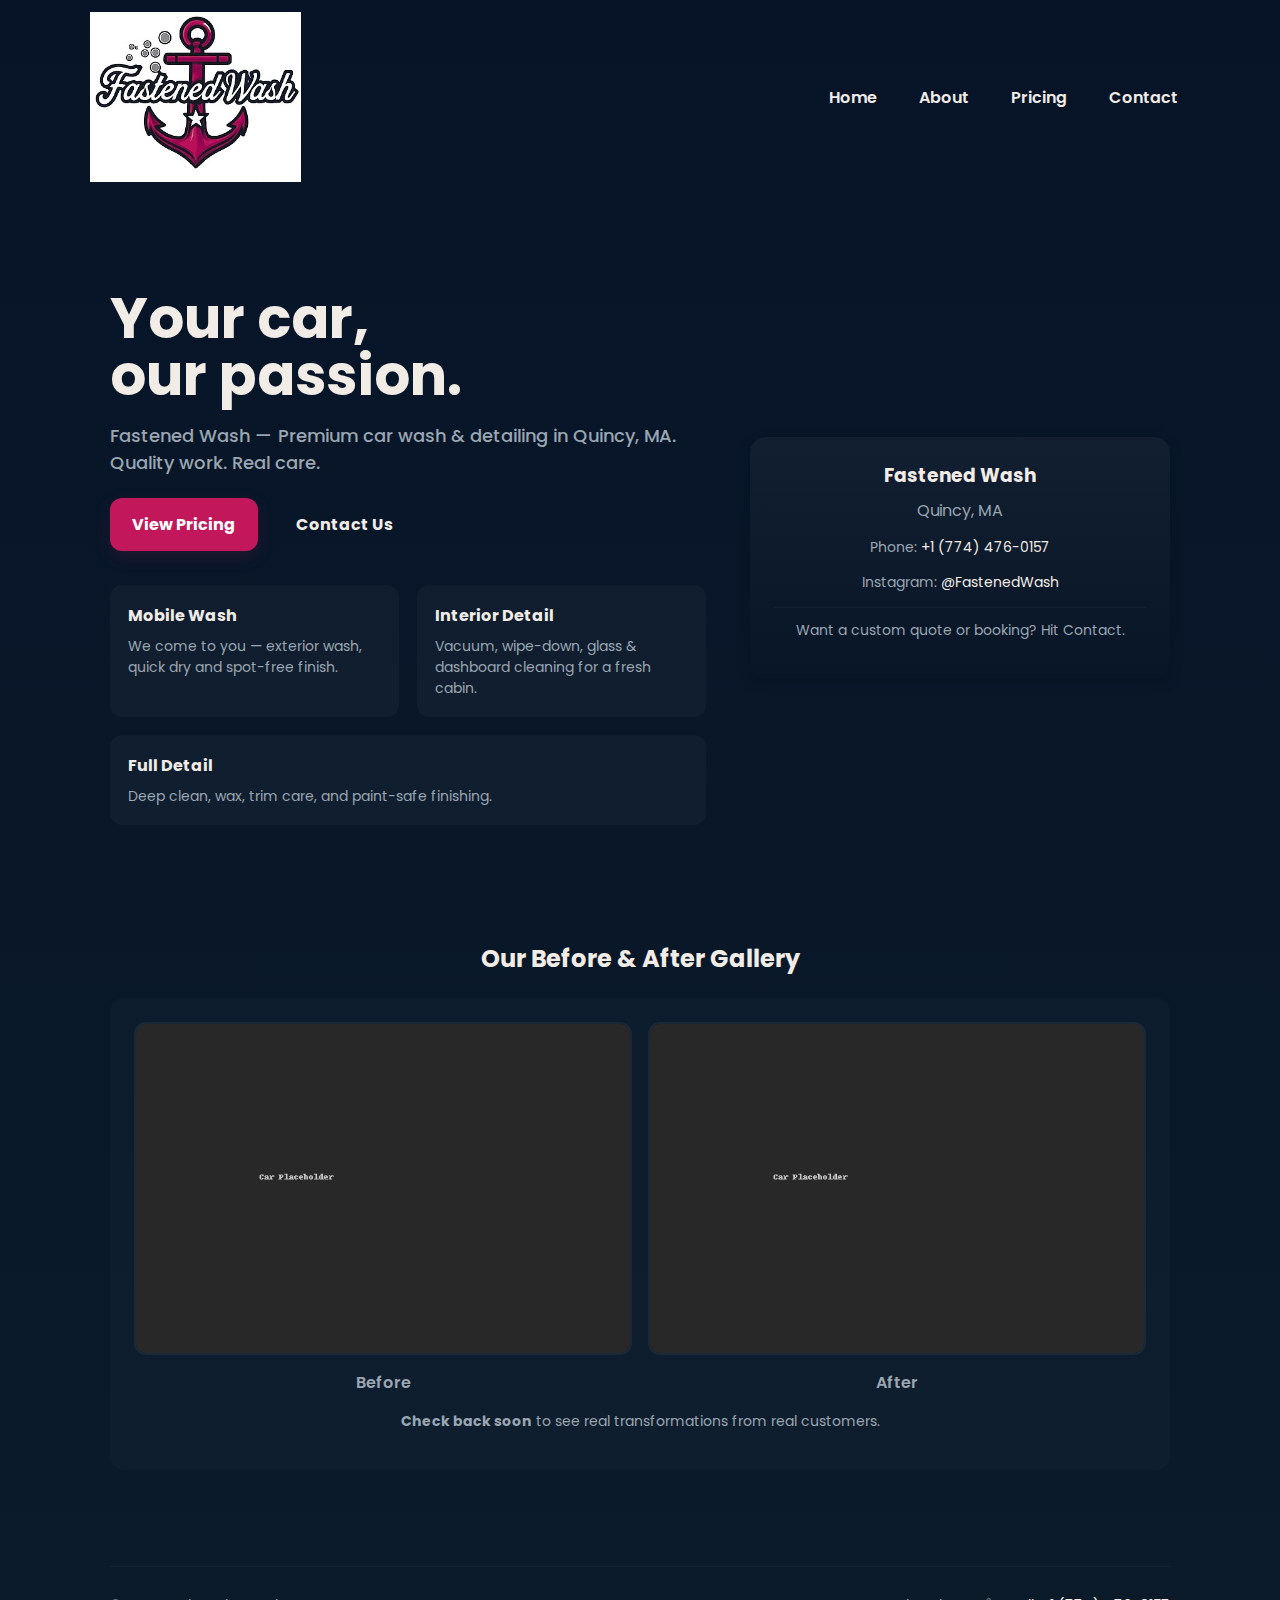
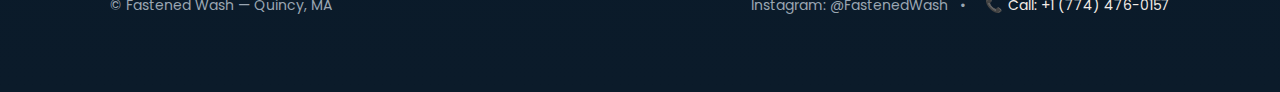
<file: index.html>
<!doctype html>
<html lang="en">
<head>
  <meta charset="utf-8">
  <meta name="viewport" content="width=device-width,initial-scale=1">
  <title>Fastened Wash — Your car, our passion.</title>
  <link rel="stylesheet" href="style.css">
</head>
<body>
  <header class="container header">
    <div class="brand">
      <img src="assets/logo.png" alt="FastenedWash logo">
    </div>
    <nav class="nav" id="mainNav">
      <a href="index.html">Home</a>
      <a href="about.html">About</a>
      <a href="pricing.html">Pricing</a>
      <a href="contact.html">Contact</a>
    </nav>
    <button class="menu-toggle" id="menuToggle">MENU</button>
  </header>

  <main class="container">
    <section class="hero">
      <div class="hero-left">
        <h1>Your car,<br>our passion.</h1>
        <p class="tag">Fastened Wash — Premium car wash & detailing in Quincy, MA. Quality work. Real care.</p>
        <div class="cta">
          <a class="btn btn-primary" href="pricing.html">View Pricing</a>
          <a class="btn btn-ghost" href="contact.html">Contact Us</a>
        </div>

        <div class="services">
          <div class="service">
            <h4>Mobile Wash</h4>
            <p class="small">We come to you — exterior wash, quick dry and spot-free finish.</p>
          </div>
          <div class="service">
            <h4>Interior Detail</h4>
            <p class="small">Vacuum, wipe-down, glass & dashboard cleaning for a fresh cabin.</p>
          </div>
          <div class="service">
            <h4>Full Detail</h4>
            <p class="small">Deep clean, wax, trim care, and paint-safe finishing.</p>
          </div>
        </div>
      </div>

      <aside class="hero-right card">
        <h3>Fastened Wash</h3>
        <p>Quincy, MA</p>
        <p class="small">Phone: <a href="tel:+17744760157" style="color:var(--accent);text-decoration:none">+1 (774) 476-0157</a></p>
        <p class="small">Instagram: <a href="https://instagram.com/FastenedWash" target="_blank" style="color:var(--accent);text-decoration:none">@FastenedWash</a></p>
        <hr style="border:none;border-top:1px solid rgba(255,255,255,0.03);margin:12px 0">
        <p class="small">Want a custom quote or booking? Hit Contact.</p>
      </aside>
    </section>

    
    <!-- Before & After Gallery -->
    <section class="gallery-section center">
      <h2>Our Before & After Gallery</h2>
      <div class="gallery-card">
        <div class="gallery-images">
          <div class="before">
            <img src="assets/car-placeholder.png" alt="Before car photo">
            <span class="label">Before</span>
          </div>
          <div class="after">
            <img src="assets/car-placeholder.png" alt="After car photo">
            <span class="label">After</span>
          </div>
        </div>
        <p class="small" style="margin-top:16px">
          <strong>Check back soon</strong> to see real transformations from real customers.
        </p>
      </div>
    </section>

    <footer class="footer">
      <div class="left small">© Fastened Wash — Quincy, MA</div>
      <div class="social small">Instagram: @FastenedWash &nbsp; • &nbsp; <a href="tel:+17744760157" style="color:var(--accent);text-decoration:none">Call: +1 (774) 476-0157</a></div>
    </footer>
  </main>

<script>
// Mobile menu toggle
const menuToggle = document.getElementById('menuToggle');
const mainNav = document.getElementById('mainNav');
menuToggle.addEventListener('click', ()=>{
  if(mainNav.style.display === 'flex'){ mainNav.style.display = 'none'; }
  else { mainNav.style.display = 'flex'; }
});
</script>
</body>
</html>
</file>
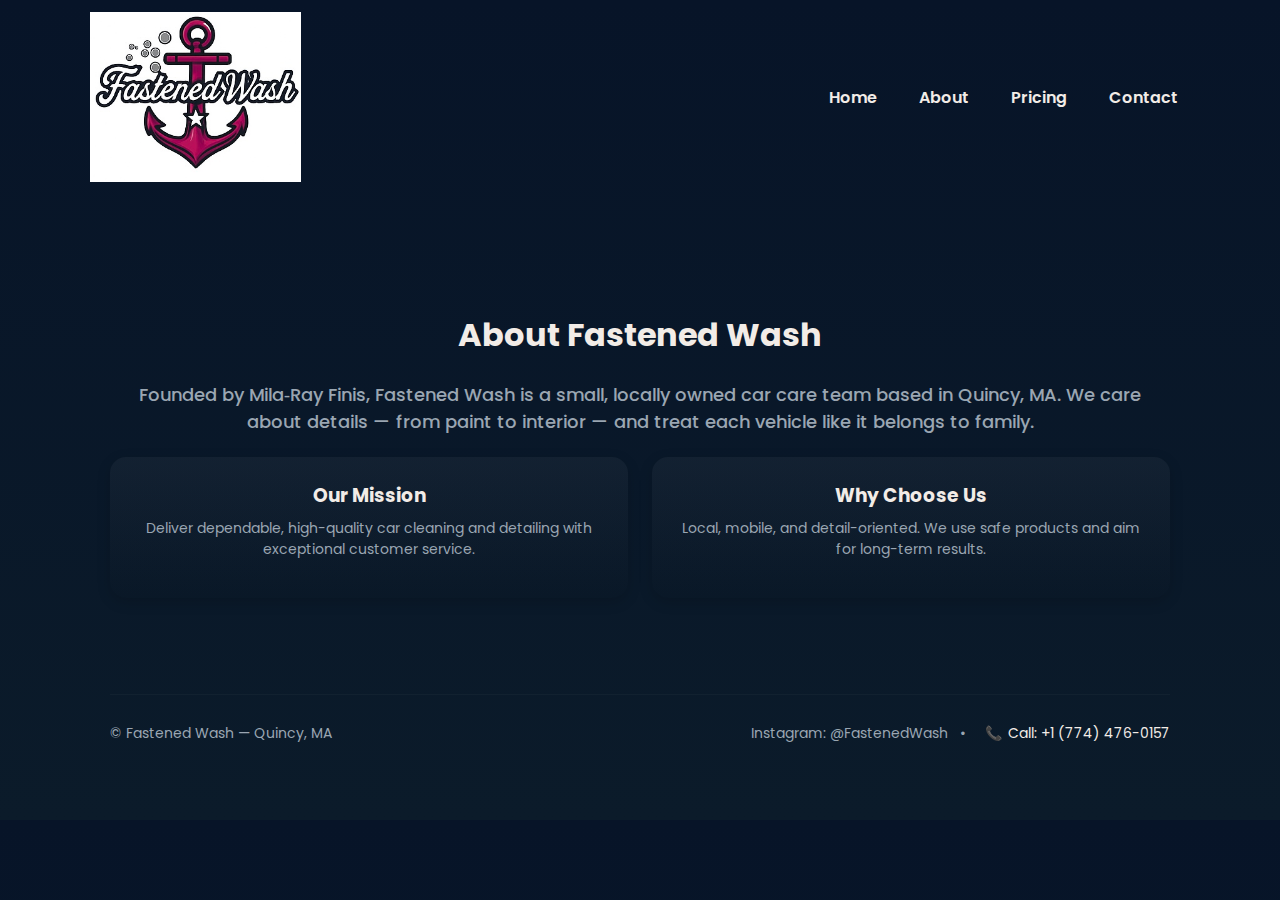
<file: about.html>
<!doctype html>
<html lang="en">
<head>
  <meta charset="utf-8"><meta name="viewport" content="width=device-width,initial-scale=1">
  <title>About — Fastened Wash</title>
  <link rel="stylesheet" href="style.css">
</head>
<body>
  <header class="container header">
    <div class="brand"><img src="assets/logo.png" alt="FastenedWash logo"></div>
    <nav class="nav" id="mainNav"><a href="index.html">Home</a><a href="about.html">About</a><a href="pricing.html">Pricing</a><a href="contact.html">Contact</a></nav>
    <button class="menu-toggle" id="menuToggle">MENU</button>
  </header>

  <main class="container">
    <section class="center" style="padding:48px 0">
      <h1>About Fastened Wash</h1>
      <p class="tag">Founded by Mila‑Ray Finis, Fastened Wash is a small, locally owned car care team based in Quincy, MA. We care about details — from paint to interior — and treat each vehicle like it belongs to family.</p>

      <div style="display:grid;grid-template-columns:1fr 1fr;gap:24px;margin-top:22px">
        <div class="card">
          <h3>Our Mission</h3>
          <p class="small">Deliver dependable, high-quality car cleaning and detailing with exceptional customer service.</p>
        </div>
        <div class="card">
          <h3>Why Choose Us</h3>
          <p class="small">Local, mobile, and detail-oriented. We use safe products and aim for long-term results.</p>
        </div>
      </div>

    </section>

    <footer class="footer">
      <div class="left small">© Fastened Wash — Quincy, MA</div>
      <div class="social small">Instagram: @FastenedWash &nbsp; • &nbsp; <a href="tel:+17744760157" style="color:var(--accent);text-decoration:none">Call: +1 (774) 476-0157</a></div>
    </footer>
  </main>

<script>
const menuToggle = document.getElementById('menuToggle');
const mainNav = document.getElementById('mainNav');
menuToggle && menuToggle.addEventListener('click', ()=>{
  mainNav.style.display = mainNav.style.display === 'flex' ? 'none' : 'flex';
});
</script>
</body>
</html>
</file>
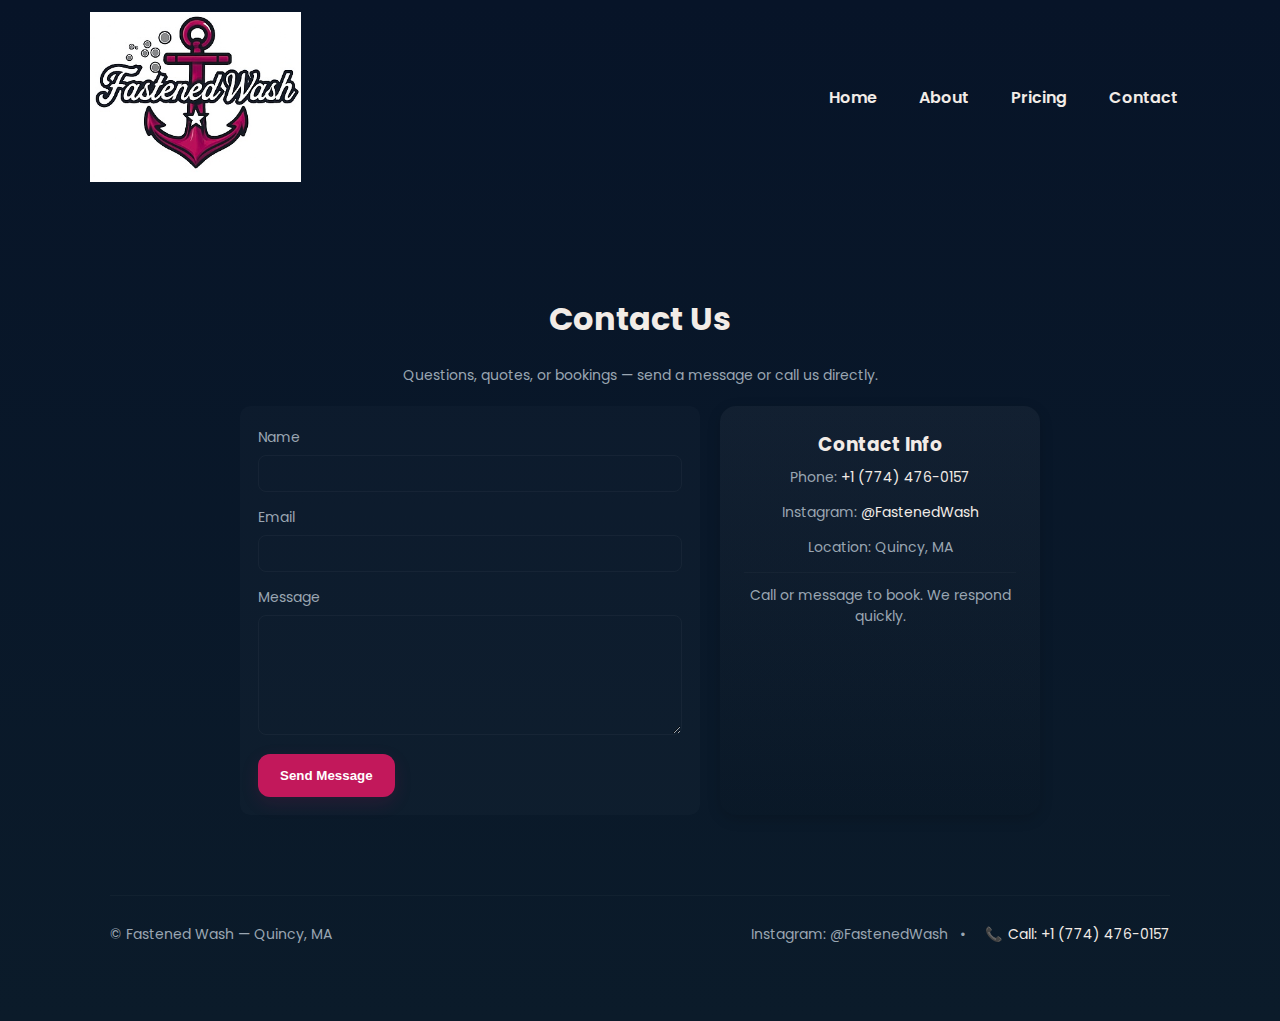
<file: contact.html>
<!doctype html>
<html lang="en">
<head>
  <meta charset="utf-8"><meta name="viewport" content="width=device-width,initial-scale=1">
  <title>Contact — Fastened Wash</title>
  <link rel="stylesheet" href="style.css">
</head>
<body>
  <header class="container header">
    <div class="brand"><img src="assets/logo.png" alt="FastenedWash logo"></div>
    <nav class="nav" id="mainNav"><a href="index.html">Home</a><a href="about.html">About</a><a href="pricing.html">Pricing</a><a href="contact.html">Contact</a></nav>
    <button class="menu-toggle" id="menuToggle">MENU</button>
  </header>

  <main class="container">
    <section style="padding:32px 0;max-width:800px;margin:0 auto">
      <h1 class="center">Contact Us</h1>
      <p class="center small">Questions, quotes, or bookings — send a message or call us directly.</p>

      <div style="display:grid;grid-template-columns:1fr 320px;gap:20px;margin-top:20px">
        <form style="background:rgba(255,255,255,0.02);padding:18px;border-radius:10px" action="#" method="post" onsubmit="alert('This demo form does not submit. Call +1 (774) 476-0157 to book.');return false;">
          <label class="small">Name</label><br><input required style="width:100%;padding:10px;border-radius:8px;border:1px solid rgba(255,255,255,0.04);background:transparent;color:var(--accent);margin:6px 0 12px 0"><br>
          <label class="small">Email</label><br><input type="email" required style="width:100%;padding:10px;border-radius:8px;border:1px solid rgba(255,255,255,0.04);background:transparent;color:var(--accent);margin:6px 0 12px 0"><br>
          <label class="small">Message</label><br><textarea required style="width:100%;padding:10px;border-radius:8px;border:1px solid rgba(255,255,255,0.04);background:transparent;color:var(--accent);margin:6px 0 12px 0;height:120px"></textarea><br>
          <button class="btn btn-primary" type="submit">Send Message</button>
        </form>

        <aside class="card">
          <h3>Contact Info</h3>
          <p class="small">Phone: <a href="tel:+17744760157" style="color:var(--accent);text-decoration:none">+1 (774) 476-0157</a></p>
          <p class="small">Instagram: <a href="https://instagram.com/FastenedWash" target="_blank" style="color:var(--accent);text-decoration:none">@FastenedWash</a></p>
          <p class="small">Location: Quincy, MA</p>
          <hr style="border:none;border-top:1px solid rgba(255,255,255,0.03);margin:12px 0">
          <p class="small">Call or message to book. We respond quickly.</p>
        </aside>
      </div>
    </section>

    <footer class="footer">
      <div class="left small">© Fastened Wash — Quincy, MA</div>
      <div class="social small">Instagram: @FastenedWash &nbsp; • &nbsp; <a href="tel:+17744760157" style="color:var(--accent);text-decoration:none">Call: +1 (774) 476-0157</a></div>
    </footer>
  </main>

<script>
const menuToggle = document.getElementById('menuToggle');
const mainNav = document.getElementById('mainNav');
menuToggle && menuToggle.addEventListener('click', ()=>{
  mainNav.style.display = mainNav.style.display === 'flex' ? 'none' : 'flex';
});
</script>
</body>
</html>
</file>
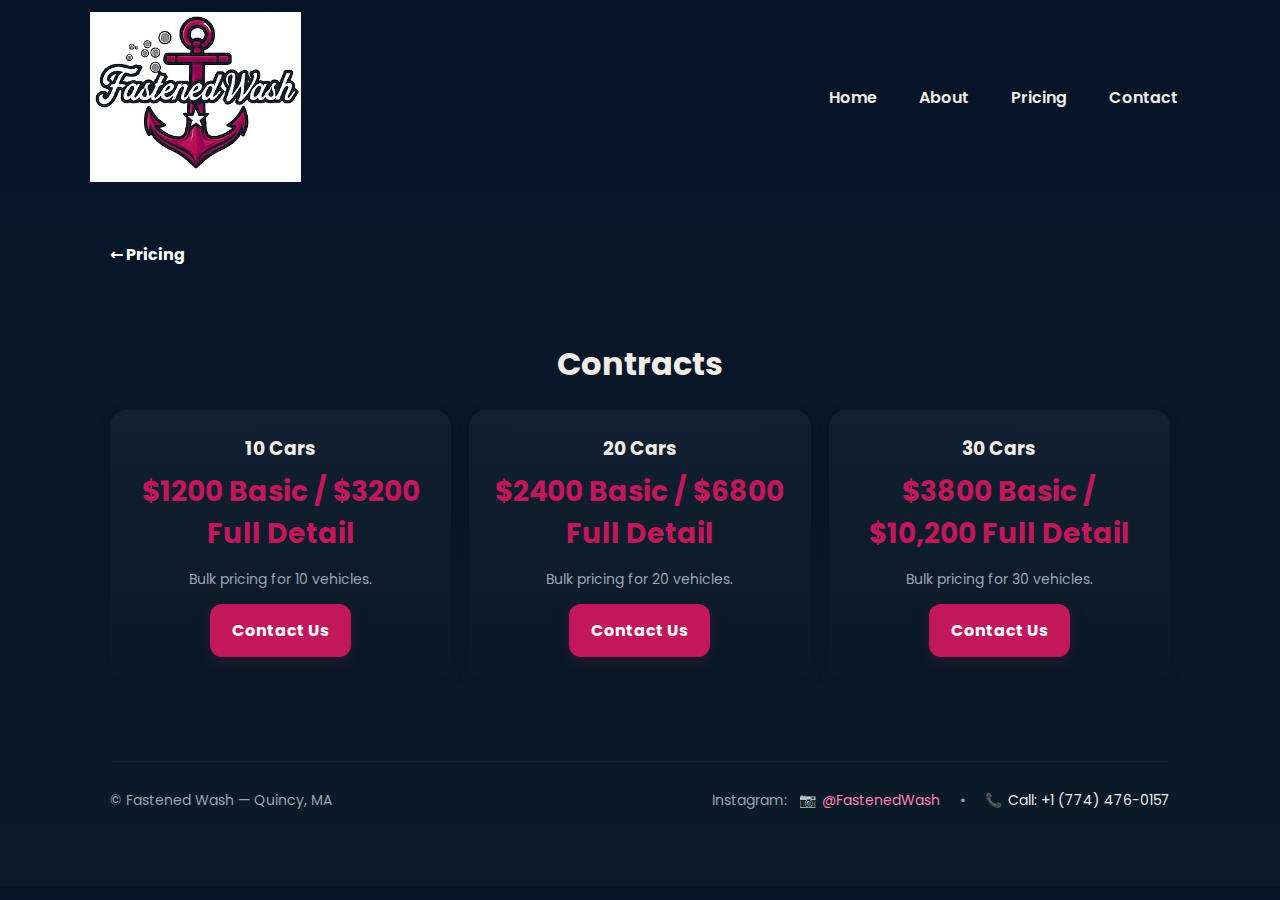
<file: contracts.html>
<!doctype html>
<html lang="en">
<head>
  <meta charset="utf-8"><meta name="viewport" content="width=device-width,initial-scale=1">
  <title>Contracts — Fastened Wash</title>
  <link rel="stylesheet" href="style.css">
  <style>
    .back-link { display:inline-block; margin-bottom:20px; color: white; font-weight:700; text-decoration:none; }
  </style>
</head>
<body>
  <header class="container header">
    <div class="brand"><a href="index.html"><img src="assets/logo.png" alt="FastenedWash logo"></a></div>
    <nav class="nav" id="mainNav"><a href="index.html">Home</a><a href="about.html">About</a><a href="pricing.html">Pricing</a><a href="contact.html">Contact</a></nav>
    <button class="menu-toggle" id="menuToggle">MENU</button>
  </header>

  <main class="container">
    <a href="pricing.html" class="back-link">← Pricing</a>
    
    <section style="padding:32px 0">
      <h1 class="center">Contracts</h1>
      <div class="price-grid">
        <div class="price">
          <h3>10 Cars</h3>
          <div class="amount">$1200 Basic / $3200 Full Detail</div>
          <p class="small">Bulk pricing for 10 vehicles.</p>
          <a class="btn btn-primary" href="contact.html?plan=contract-10cars">Contact Us</a>
        </div>
        <div class="price">
          <h3>20 Cars</h3>
          <div class="amount">$2400 Basic / $6800 Full Detail</div>
          <p class="small">Bulk pricing for 20 vehicles.</p>
          <a class="btn btn-primary" href="contact.html?plan=contract-20cars">Contact Us</a>
        </div>
        <div class="price">
          <h3>30 Cars</h3>
          <div class="amount">$3800 Basic / $10,200 Full Detail</div>
          <p class="small">Bulk pricing for 30 vehicles.</p>
          <a class="btn btn-primary" href="contact.html?plan=contract-30cars">Contact Us</a>
        </div>
      </div>
    </section>

    

<footer class="footer">
      <div class="left small">© Fastened Wash — Quincy, MA</div>
      <div class="social small">Instagram: <a href="https://instagram.com/FastenedWash" target="_blank">@FastenedWash</a> &nbsp; • &nbsp; <a href="tel:+17744760157" style="color:var(--accent);text-decoration:none">Call: +1 (774) 476-0157</a></div>
    </footer>
  </main>
</body>
</html>
</file>
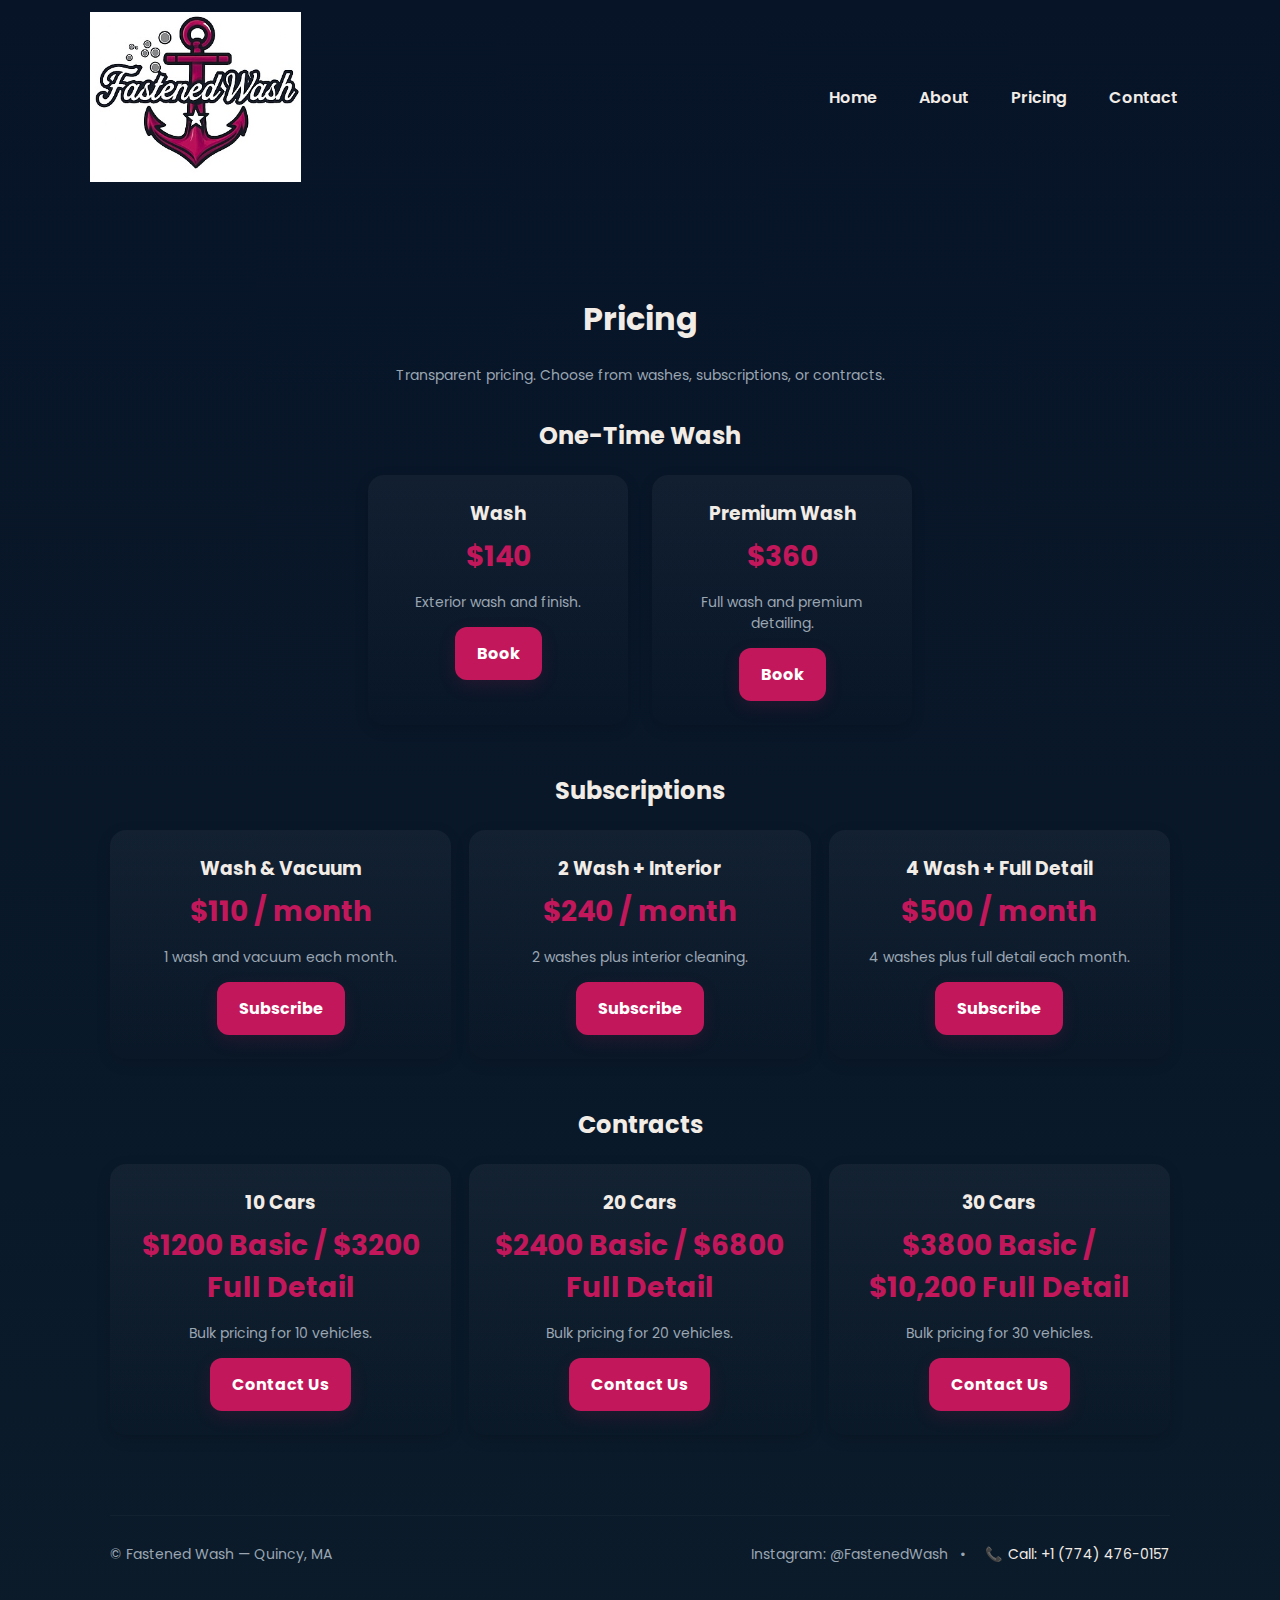
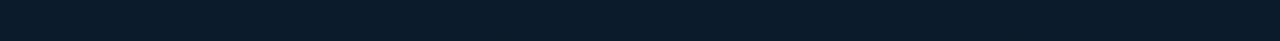
<file: pricing.html>
<!doctype html>
<html lang="en">
<head>
  <meta charset="utf-8"><meta name="viewport" content="width=device-width,initial-scale=1">
  <title>Pricing — Fastened Wash</title>
  <link rel="stylesheet" href="style.css">
</head>
<body>
  <header class="container header">
    <div class="brand"><img src="assets/logo.png" alt="FastenedWash logo"></div>
    <nav class="nav" id="mainNav"><a href="index.html">Home</a><a href="about.html">About</a><a href="pricing.html">Pricing</a><a href="contact.html">Contact</a></nav>
    <button class="menu-toggle" id="menuToggle">MENU</button>
  </header>

  <main class="container">
    <section style="padding:32px 0">
      <h1 class="center">Pricing</h1>
      <p class="center small">Transparent pricing. Choose from washes, subscriptions, or contracts.</p>

      <!-- Wash Options -->
      <h2 class="center highlight-title" style="margin-top:32px">One-Time Wash</h2>
      <div class="price-grid" style="grid-template-columns: repeat(2, 260px); justify-content: center; gap: 24px;">
        <div class="price">
          <h3>Wash</h3>
          <div class="amount">$140</div>
          <p class="small">Exterior wash and finish.</p>
          <a class="btn btn-primary" href="contact.html">Book</a>
        </div>
        <div class="price">
          <h3>Premium Wash</h3>
          <div class="amount">$360</div>
          <p class="small">Full wash and premium detailing.</p>
          <a class="btn btn-primary" href="contact.html">Book</a>
        </div>
      </div>

      <!-- Subscriptions -->
      <h2 class="center highlight-title" style="margin-top:48px">Subscriptions</h2>
      <div class="price-grid">
        <div class="price">
          <h3>Wash & Vacuum</h3>
          <div class="amount">$110 / month</div>
          <p class="small">1 wash and vacuum each month.</p>
          <a class="btn btn-primary" href="contact.html">Subscribe</a>
        </div>
        <div class="price">
          <h3>2 Wash + Interior</h3>
          <div class="amount">$240 / month</div>
          <p class="small">2 washes plus interior cleaning.</p>
          <a class="btn btn-primary" href="contact.html">Subscribe</a>
        </div>
        <div class="price">
          <h3>4 Wash + Full Detail</h3>
          <div class="amount">$500 / month</div>
          <p class="small">4 washes plus full detail each month.</p>
          <a class="btn btn-primary" href="contact.html">Subscribe</a>
        </div>
      </div>

      <!-- Contracts -->
      <h2 class="center highlight-title" style="margin-top:48px">Contracts</h2>
      <div class="price-grid">
        <div class="price">
          <h3>10 Cars</h3>
          <div class="amount">$1200 Basic / $3200 Full Detail</div>
          <p class="small">Bulk pricing for 10 vehicles.</p>
          <a class="btn btn-primary" href="contact.html">Contact Us</a>
        </div>
        <div class="price">
          <h3>20 Cars</h3>
          <div class="amount">$2400 Basic / $6800 Full Detail</div>
          <p class="small">Bulk pricing for 20 vehicles.</p>
          <a class="btn btn-primary" href="contact.html">Contact Us</a>
        </div>
        <div class="price">
          <h3>30 Cars</h3>
          <div class="amount">$3800 Basic / $10,200 Full Detail</div>
          <p class="small">Bulk pricing for 30 vehicles.</p>
          <a class="btn btn-primary" href="contact.html">Contact Us</a>
        </div>
      </div>
    </section>

    <footer class="footer">
      <div class="left small">© Fastened Wash — Quincy, MA</div>
      <div class="social small">Instagram: @FastenedWash &nbsp; • &nbsp; <a href="tel:+17744760157" style="color:var(--accent);text-decoration:none">Call: +1 (774) 476-0157</a></div>
    </footer>
  </main>

<script>
const menuToggle = document.getElementById('menuToggle');
const mainNav = document.getElementById('mainNav');
menuToggle && menuToggle.addEventListener('click', ()=>{
  mainNav.style.display = mainNav.style.display === 'flex' ? 'none' : 'flex';
});
</script>
</body>
</html>
</file>
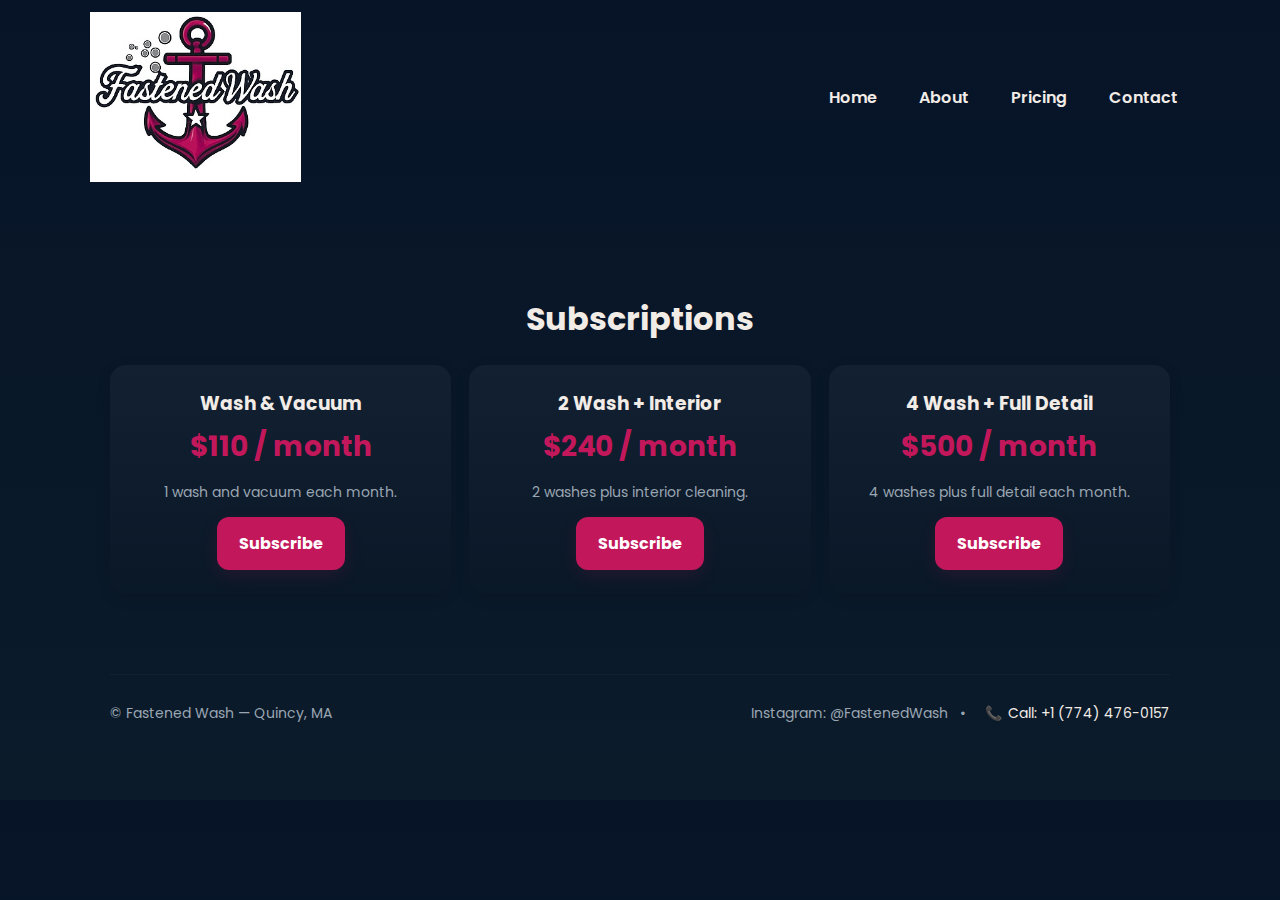
<file: subscriptions.html>
<!doctype html>
<html lang="en">
<head>
  <meta charset="utf-8"><meta name="viewport" content="width=device-width,initial-scale=1">
  <title>Subscriptions — Fastened Wash</title>
  <link rel="stylesheet" href="style.css">
</head>
<body>
  <header class="container header">
    <div class="brand"><img src="assets/logo.png" alt="FastenedWash logo"></div>
    <nav class="nav" id="mainNav"><a href="index.html">Home</a><a href="about.html">About</a><a href="pricing.html">Pricing</a><a href="contact.html">Contact</a></nav>
    <button class="menu-toggle" id="menuToggle">MENU</button>
  </header>

  <main class="container">
    <section style="padding:32px 0">
      <h1 class="center">Subscriptions</h1>
      <div class="price-grid">
        <div class="price">
          <h3>Wash & Vacuum</h3>
          <div class="amount">$110 / month</div>
          <p class="small">1 wash and vacuum each month.</p>
          <a class="btn btn-primary" href="contact.html">Subscribe</a>
        </div>
        <div class="price">
          <h3>2 Wash + Interior</h3>
          <div class="amount">$240 / month</div>
          <p class="small">2 washes plus interior cleaning.</p>
          <a class="btn btn-primary" href="contact.html">Subscribe</a>
        </div>
        <div class="price">
          <h3>4 Wash + Full Detail</h3>
          <div class="amount">$500 / month</div>
          <p class="small">4 washes plus full detail each month.</p>
          <a class="btn btn-primary" href="contact.html">Subscribe</a>
        </div>
      </div>
    </section>

    <footer class="footer">
      <div class="left small">© Fastened Wash — Quincy, MA</div>
      <div class="social small">Instagram: @FastenedWash &nbsp; • &nbsp; <a href="tel:+17744760157" style="color:var(--accent);text-decoration:none">Call: +1 (774) 476-0157</a></div>
    </footer>
  </main>
</body>
</html>
</file>
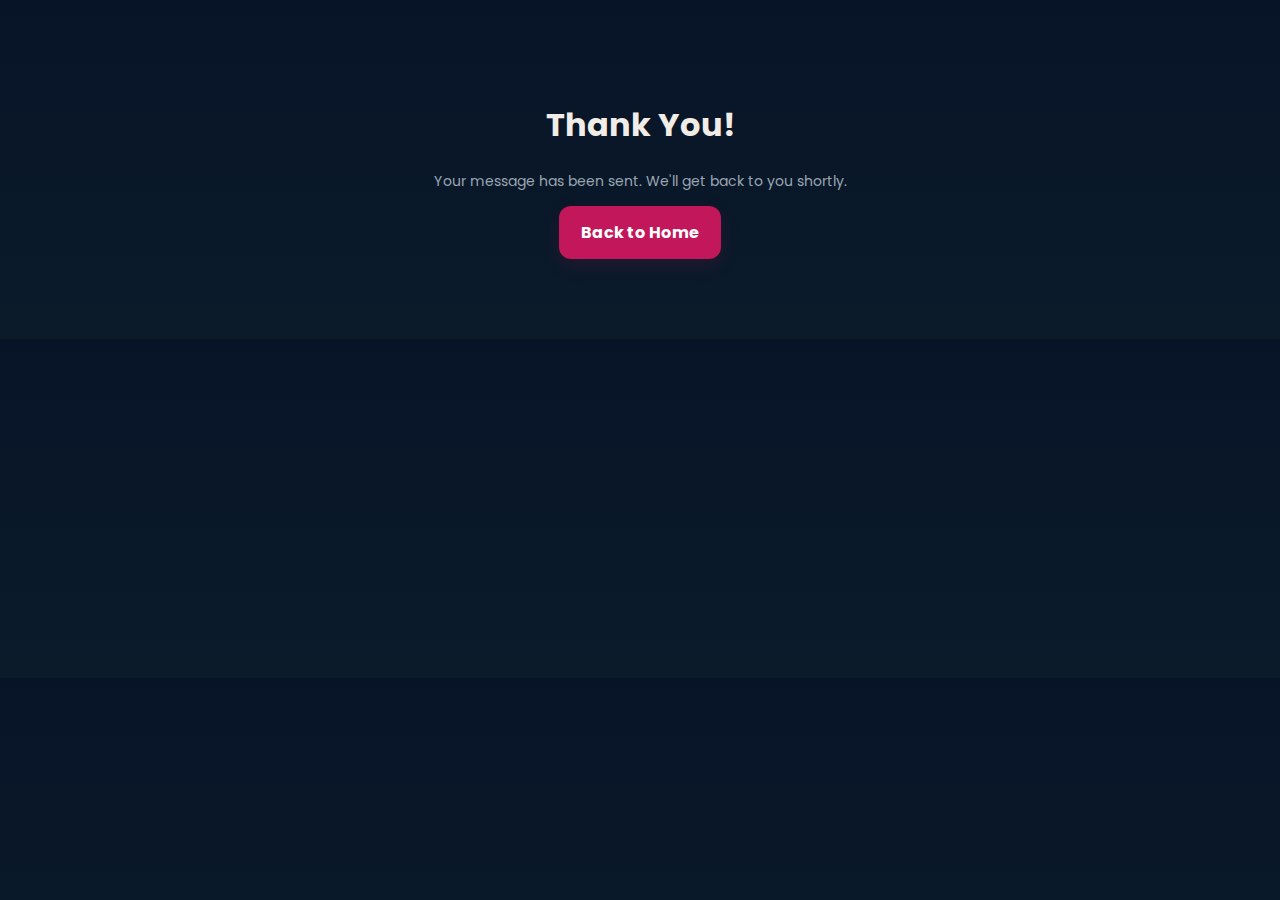
<file: thankyou.html>
<!doctype html>
<html lang="en">
<head>
  <meta charset="utf-8">
  <meta name="viewport" content="width=device-width,initial-scale=1">
  <title>Thank You — Fastened Wash</title>
  <link rel="stylesheet" href="style.css">
</head>
<body>
  <main class="container center" style="padding:80px 20px">
    <h1>Thank You!</h1>
    <p class="small">Your message has been sent. We'll get back to you shortly.</p>
    <a class="btn btn-primary" href="index.html">Back to Home</a>
  </main>
</body>
</html>
</file>
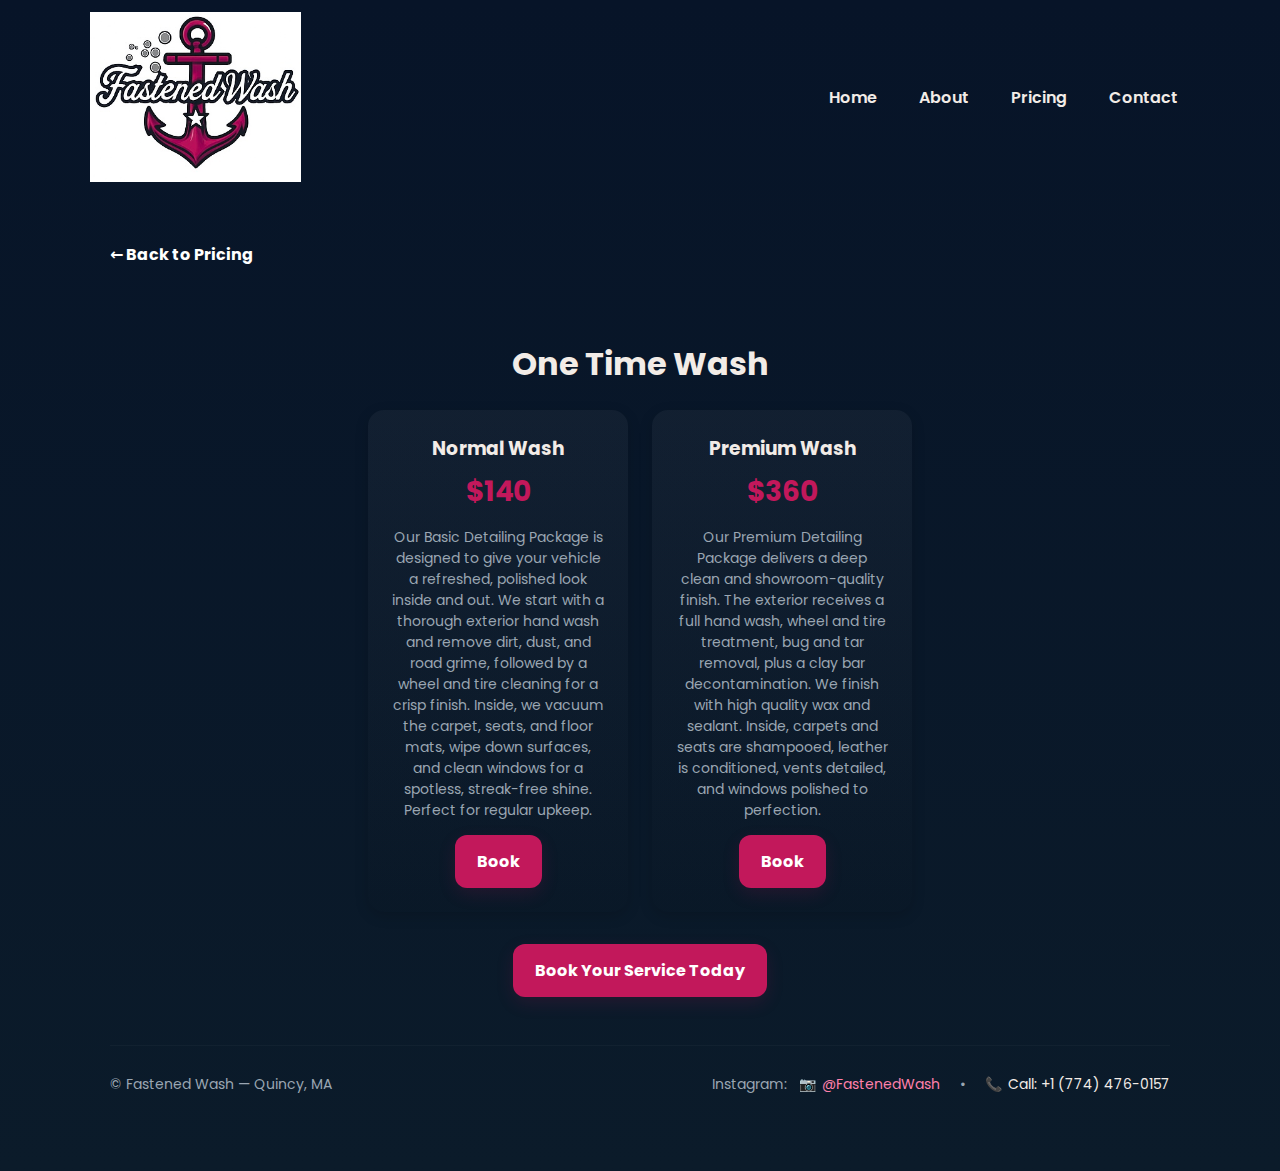
<file: wash.html>
<!doctype html>
<html lang="en">
<head>
  <meta charset="utf-8"><meta name="viewport" content="width=device-width,initial-scale=1">
  <title>One Time Wash — Fastened Wash</title>
  <link rel="stylesheet" href="style.css">
  <style>
    .back-link { display:inline-block; margin-bottom:20px; color: white; font-weight:700; text-decoration:none; }
  </style>
</head>
<body>
  <header class="container header">
    <div class="brand"><a href="index.html"><img src="assets/logo.png" alt="FastenedWash logo"></a></div>
    <nav class="nav" id="mainNav"><a href="index.html">Home</a><a href="about.html">About</a><a href="pricing.html">Pricing</a><a href="contact.html">Contact</a></nav>
    <button class="menu-toggle" id="menuToggle">MENU</button>
  </header>

  <main class="container">
    <a href="pricing.html" class="back-link">← Back to Pricing</a>
    
    <section style="padding:32px 0">
      <h1 class="center">One Time Wash</h1>
      <div class="price-grid wash-grid" style="grid-template-columns: repeat(2, 260px); justify-content: center; gap: 24px;">
        <div class="price">
          <h3>Normal Wash</h3>
          <div class="amount">$140</div>
          <p class="small">Our Basic Detailing Package is designed to give your vehicle a refreshed, polished look inside and out. We start with a thorough exterior hand wash and remove dirt, dust, and road grime, followed by a wheel and tire cleaning for a crisp finish. Inside, we vacuum the carpet, seats, and floor mats, wipe down surfaces, and clean windows for a spotless, streak-free shine. Perfect for regular upkeep.</p>
          <a class="btn btn-primary" href="contact.html">Book</a>
        </div>
        <div class="price">
          <h3>Premium Wash</h3>
          <div class="amount">$360</div>
          <p class="small">Our Premium Detailing Package delivers a deep clean and showroom-quality finish. The exterior receives a full hand wash, wheel and tire treatment, bug and tar removal, plus a clay bar decontamination. We finish with high quality wax and sealant. Inside, carpets and seats are shampooed, leather is conditioned, vents detailed, and windows polished to perfection.</p>
          <a class="btn btn-primary" href="contact.html">Book</a>
        </div>
      </div>
    </section>

    <div class="cta center">
  <a class="btn btn-primary" href="contact.html">Book Your Service Today</a>
</div>

<footer class="footer">
      <div class="left small">© Fastened Wash — Quincy, MA</div>
      <div class="social small">Instagram: <a href="https://instagram.com/FastenedWash" target="_blank">@FastenedWash</a> &nbsp; • &nbsp; <a href="tel:+17744760157" style="color:var(--accent);text-decoration:none">Call: +1 (774) 476-0157</a></div>
    </footer>
  </main>
</body>
</html>
</file>
<file: style.css>
/* style.css - FastenedWash theme (navy + magenta + white) */
@import url('https://fonts.googleapis.com/css2?family=Poppins:wght@300;400;600;700&display=swap');

:root{
  --navy:#071428;
  --navy-2:#0b1b2a;
  --magenta:#c2185b;
  --accent:#f2ece7;
  --muted:#9aa6b2;
  --maxw:1100px;
}

*{box-sizing:border-box}
body{margin:0;font-family:'Poppins',system-ui,-apple-system,Segoe UI,Roboto,Helvetica,Arial; background:linear-gradient(180deg,var(--navy),var(--navy-2)); color:var(--accent); -webkit-font-smoothing:antialiased; -moz-osx-font-smoothing:grayscale;}

.container{max-width:var(--maxw);margin:0 auto;padding:48px 20px;}

/* Header */
.header{display:flex;align-items:center;justify-content:space-between;padding:12px 0;}
.brand{display:flex;align-items:center;gap:16px;}
.brand img {
  height: 170px;
  width: auto;
  object-fit: contain;
  display: block;
}
.nav{display:flex;gap:18px;align-items:center;}
.nav a{color:var(--accent);text-decoration:none;font-weight:600;padding:8px 12px;border-radius:8px;transition:background .18s}
.nav a:hover{background:rgba(255,255,255,0.04)}

/* Mobile */
.menu-toggle{display:none;background:transparent;border:0;color:var(--accent);font-weight:700}
@media (max-width:800px){
  .nav{display:none;position:absolute;top:84px;right:20px;background:rgba(0,0,0,0.2);backdrop-filter:blur(6px);padding:12px;border-radius:10px;flex-direction:column;}
  .menu-toggle{display:inline-block}
  .brand img {
  height: 170px;
  width: auto;
  object-fit: contain;
  display: block;
}
  .hero h1{font-size:36px}
  .container{padding:28px 16px}
}

/* Hero */
.hero{display:grid;grid-template-columns:1fr 420px;gap:32px;align-items:center;padding:48px 0}
.hero-left{padding-right:12px}
.hero h1{font-size:56px;margin:0 0 18px 0;line-height:1.02;color:var(--accent)}
.tag{font-weight:500;color:var(--muted);font-size:18px;margin-bottom:22px;}
.cta{display:flex;gap:16px}
.btn{padding:14px 22px;border-radius:10px;border:0;font-weight:700;cursor:pointer;text-decoration:none;display:inline-block}
.btn-primary{background:var(--magenta);color:white;box-shadow:0 6px 18px rgba(194,24,91,0.14)}
.btn-ghost{background:transparent;color:var(--accent);border:1px solid rgba(255,255,255,0.06)}

/* Info box on right */
.card{background:linear-gradient(180deg,rgba(255,255,255,0.02),rgba(0,0,0,0.04));padding:28px;border-radius:12px;text-align:left}
.card h3{margin:0 0 8px 0;color:var(--accent)}
.card p{color:var(--muted);margin:0 0 14px 0}

/* Services preview */
.services{display:flex;gap:18px;margin-top:34px;flex-wrap:wrap}
.service{background:rgba(255,255,255,0.03);padding:18px;border-radius:12px;min-width:220px;flex:1;}
.service h4{margin:0 0 8px 0}
.service p{margin:0;color:var(--muted)}

/* Footer */
.footer{margin-top:48px;padding:28px 0;border-top:1px solid rgba(255,255,255,0.03);display:flex;justify-content:space-between;align-items:center;flex-wrap:wrap}
.footer .left{color:var(--muted)}
.social{display:flex;gap:12px;align-items:center}

/* Utility */
.center{text-align:center}

.small{font-size:14px;color:var(--muted)}

.price-grid{display:grid;grid-template-columns:repeat(3,1fr);gap:18px;margin-top:22px}
.price{background:linear-gradient(180deg,rgba(255,255,255,0.02),rgba(0,0,0,0.03));padding:18px;border-radius:12px;text-align:center}
.price h3{margin:0 0 8px 0}
.price .amount{font-size:28px;color:var(--magenta);font-weight:700;margin-bottom:12px}

@media (max-width:900px){
  .hero{grid-template-columns:1fr; text-align:center}
  .hero-right{order:2}
  .hero-left{order:1}
  .price-grid{grid-template-columns:1fr}
  .nav{right:12px;left:12px}
}


/* Gallery Section */
.gallery-section {
  padding: 48px 0;
}

.gallery-card {
  background: rgba(255,255,255,0.02);
  padding: 24px;
  border-radius: 14px;
  margin-top: 22px;
}

.gallery-images {
  display: grid;
  grid-template-columns: 1fr 1fr;
  gap: 16px;
}

.gallery-images img {
  width: 100%;
  border-radius: 12px;
  border: 2px solid rgba(255,255,255,0.05);
}

.gallery-images .label {
  display: block;
  margin-top: 8px;
  font-weight: 600;
  color: var(--muted);
}


/* Mobile responsive for wash options */
@media (max-width: 700px) {
  .wash-grid {
    grid-template-columns: 1fr !important;
    justify-items: center;
  }
}


/* lighter purple on hover */
  text-decoration: underline;
}

.btn-red:hover { background: #e74c3c; }
.btn-blue:hover { background: #3498db; }
.btn-gold:hover { background: #f1c40f; color: #071428; }


/* soft purple hover */
  text-decoration: underline;
}

.btn-red:hover { background: #e74c3c; transition: background 0.3s ease; }
.btn-blue:hover { background: #3498db; transition: background 0.3s ease; }
.btn-gold:hover { background: #f1c40f; color: #071428; transition: background 0.3s ease, color 0.3s ease; }


/* lighter white on hover */
  text-decoration: underline;
}

.btn-red:hover { background: #e74c3c; transition: background 0.3s ease; }
.btn-blue:hover { background: #3498db; transition: background 0.3s ease; }
.btn-gold:hover { background: #f1c40f; color: #071428; transition: background 0.3s ease, color 0.3s ease; }


/* Custom Hover Effects */
.back-link {
  color: #ffffff;
  font-weight: 700;
  text-decoration: none;
  transition: opacity 0.3s ease;
}
.back-link:hover {
  color: #ffffff;
  opacity: 0.8;
  text-decoration: underline;
}

.btn-red:hover { background: #e74c3c; transition: background 0.3s ease; }
.btn-blue:hover { background: #3498db; transition: background 0.3s ease; }
.btn-gold:hover { background: #f1c40f; color: #071428; transition: background 0.3s ease, color 0.3s ease; }


/* === Professional Enhancements === */

/* Navigation active + hover underline */
.nav a {
  position: relative;
}
.nav a::after {
  content: "";
  position: absolute;
  left: 0;
  bottom: -4px;
  width: 0;
  height: 2px;
  background: var(--magenta);
  transition: width 0.3s ease;
}
.nav a:hover::after,
.nav a.active::after {
  width: 100%;
}

/* Buttons */
.btn {
  padding: 14px 22px;
  border-radius: 12px;
  border: 0;
  font-weight: 700;
  cursor: pointer;
  text-decoration: none;
  display: inline-block;
  transition: transform 0.2s ease, box-shadow 0.2s ease;
}
.btn:hover {
  transform: scale(1.04);
  box-shadow: 0 6px 14px rgba(0,0,0,0.2);
}

/* Card design */
.card, .price {
  background: linear-gradient(180deg, rgba(255,255,255,0.04), rgba(0,0,0,0.05));
  padding: 24px;
  border-radius: 16px;
  box-shadow: 0 4px 14px rgba(0,0,0,0.15);
  text-align: center;
  transition: transform 0.2s ease;
}
.card:hover, .price:hover {
  transform: translateY(-4px);
}

/* Footer icons */
.footer .social a {
  display: inline-flex;
  align-items: center;
  gap: 6px;
}
.footer .social a[href*="instagram"]::before {
  content: "📷";
}
.footer .social a[href^="tel"]::before {
  content: "📞";
}

/* Mobile nav animation */
@media (max-width:800px){
  .nav {
    display: none;
    position: absolute;
    top: 84px;
    right: 20px;
    background: rgba(0,0,0,0.9);
    padding: 16px;
    border-radius: 10px;
    flex-direction: column;
    animation: slideDown 0.3s ease;
  }
  @keyframes slideDown {
    from { opacity: 0; transform: translateY(-10px); }
    to { opacity: 1; transform: translateY(0); }
  }
}


/* Footer social links in lighter magenta-pink */
.footer .social a {
  color: #ff80ab;
  text-decoration: none;
  transition: color 0.2s ease;
}
.footer .social a:hover {
  color: #ff99bb;
}

/* Contact layout fix for mobile */
.contact-layout {
  display: grid;
  grid-template-columns: 1fr 320px;
  gap: 20px;
}
@media (max-width:700px){
  .contact-layout {
    grid-template-columns: 1fr !important;
  }
}

/* Badges */
.badges {
  display: flex;
  gap: 18px;
  justify-content: center;
  flex-wrap: wrap;
  margin-top: 32px;
}
.badge {
  background: rgba(255,255,255,0.04);
  padding: 12px 18px;
  border-radius: 12px;
  font-size: 14px;
  display: flex;
  align-items: center;
  gap: 8px;
  box-shadow: 0 2px 6px rgba(0,0,0,0.15);
}

.cta.center{
  display: flex;
  align-items: center;
  justify-content: center;
}
.cta.center a {
  display: inline-block;
}
</file>
